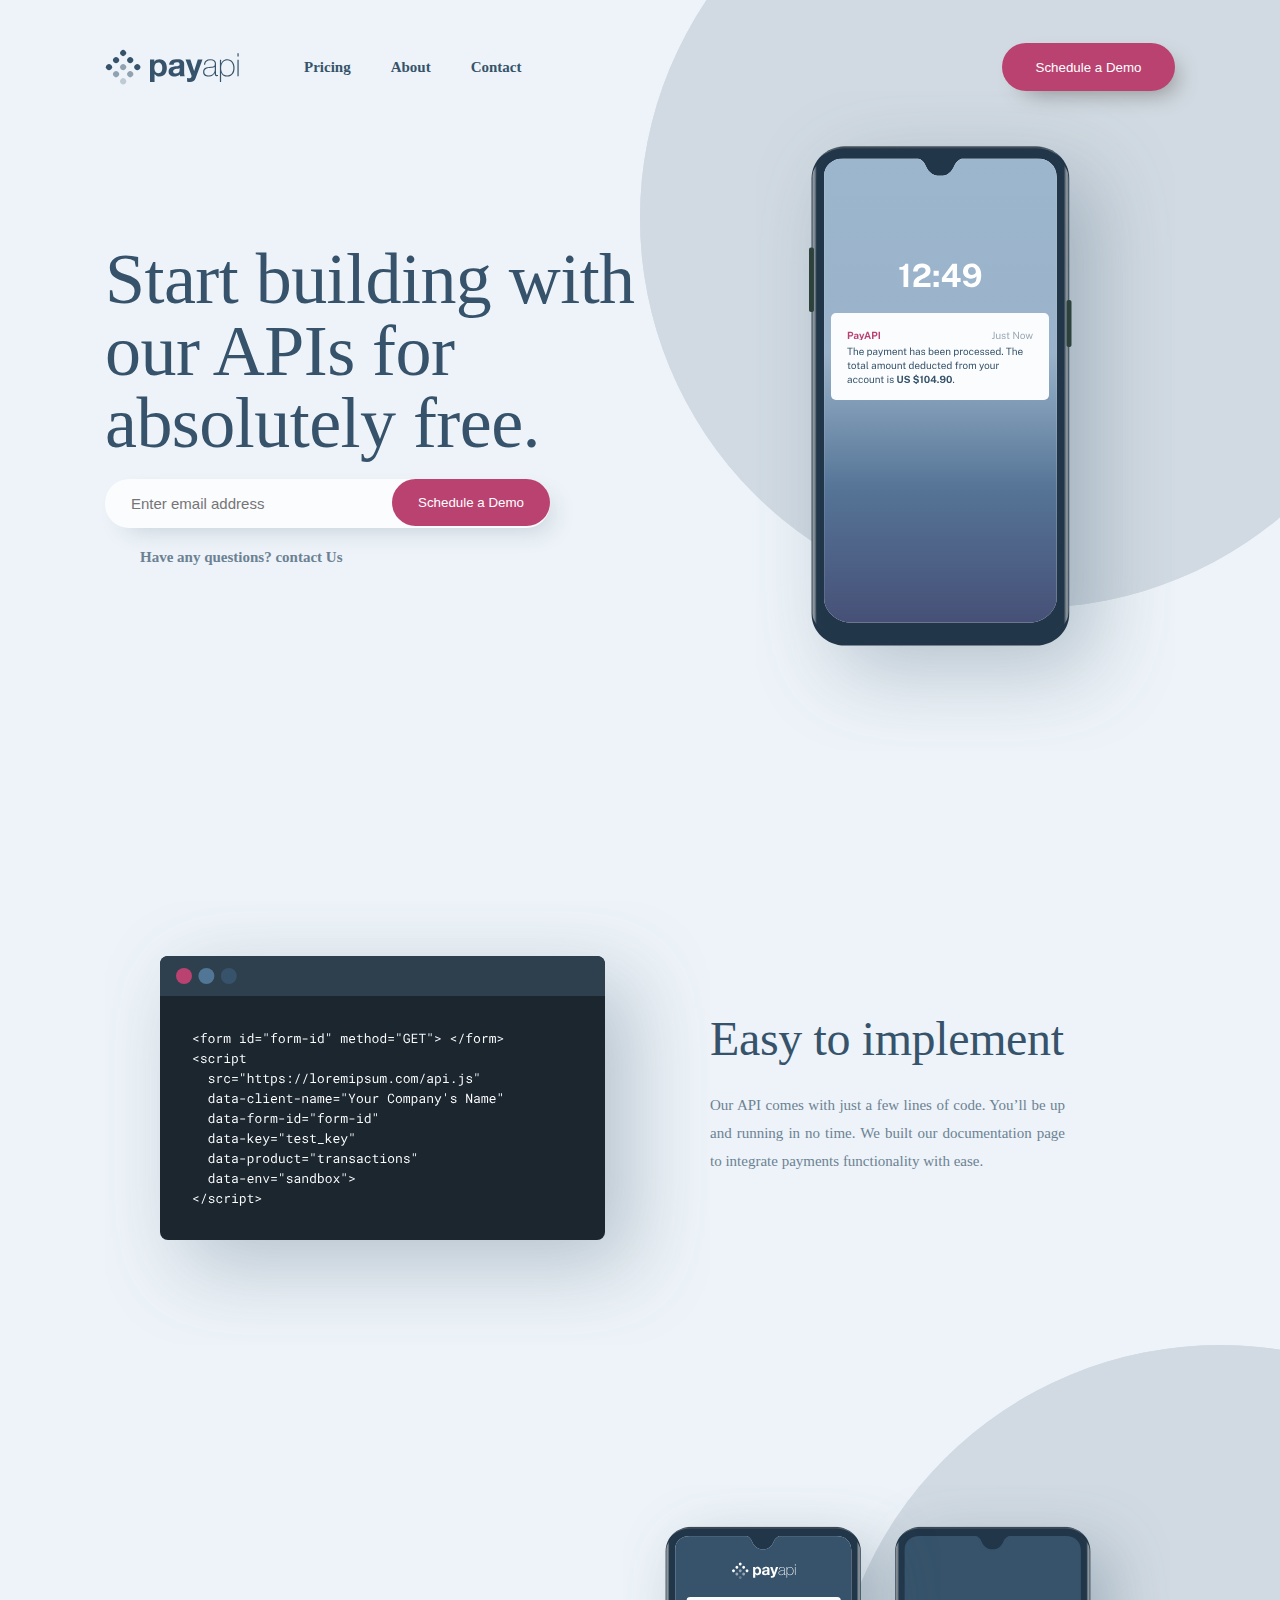
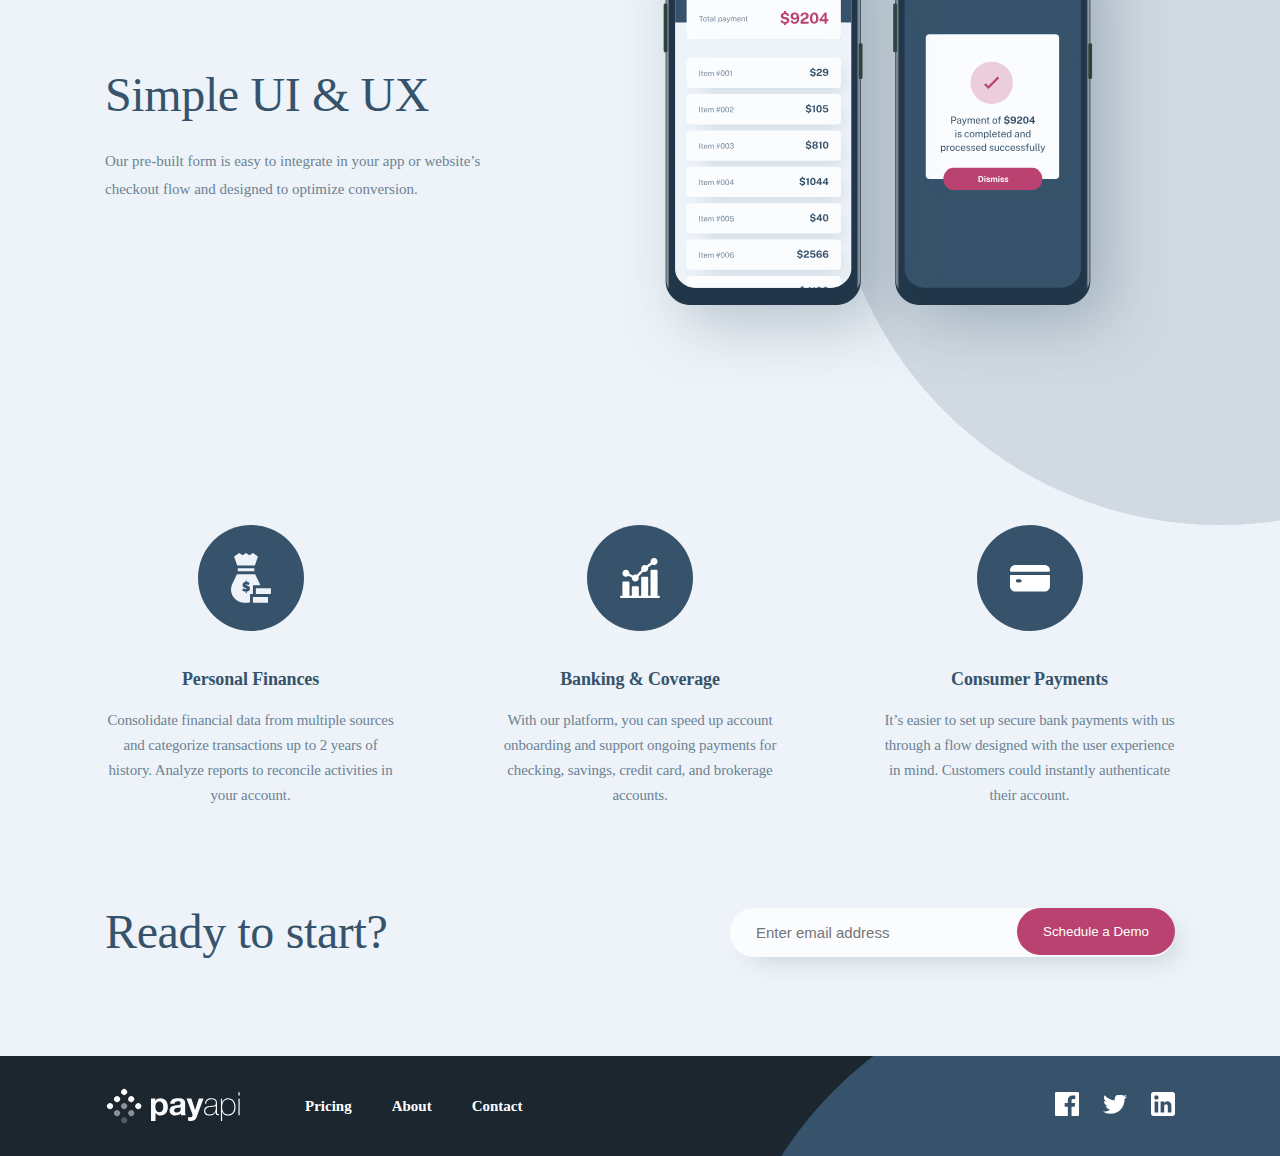
<file: index.html>
<!DOCTYPE html>
<html lang="en">
<head>
    <meta charset="UTF-8">
    <meta name="viewport" content="width=device-width, initial-scale=1.0">
    <link rel="stylesheet" href="/css/main.css">
    <title>Document</title>
</head>
<body>
    <header class="sayt-header">
        <div class="container">
            <div class="contact-header">
                <div class="sayt-logo">
                    <img src="/payaip.img/sayt-logo.svg" alt="logo">
                    <nav class="wrapper-header-link">
                        <a class="header-link" href="/main.html">Pricing</a>
                        <a class="header-link" href="/style.html">About</a>
                        <a class="header-link" href="/Submit.html">Contact</a>
                    </nav>
                </div>
                <button class="header-button">Schedule a Demo</button>
                <button class="header-humburger">
                    <img src="/payaip.img/phone-img-1.svg" alt="img" width="28 " height="17 ">
                </button>
            </div>
        </div>
    </header>
    <main class="wrapper-sayt-main">
        <section class="hero-section">
            <div class="container">
                <div class="contact-section-firth">
                    <div class="section-text">
                        <h2 class="section-titel"> Start building with our APIs for absolutely free.</h2>
                        <form class="wrapper-form" action="https://echo.htmlacademy.ru" method="post">
                            <label class="post-label">
                                <input class="visually-post" type="text" placeholder="Enter email address" >
                                <button class="post-button">Schedule a Demo</button>
                            </label>
                        </form>
                        <p class="wrapper-questons-link">Have any questions? <a class="contact-link" href="#">contact Us</a></p>
                    </div>
                    <img class="hero-img" src="/payaip.img/img-1.svg" alt="img">
                </div>
            </div>
        </section>
        <section class="contact-section-second contact-bg__img">
           <div class="container">
            <div class="wrapper-us">
                <div class="contact-titel">
                    <h2 class="text-who">Who we work with</h2>
                    <p class="wrapper-information">Today, millions of people around the world have successfully connected their accounts to apps they love using our API. We provide developers with the tools they need to create easy and accessible experiences for their users. </p>
                  <a  class="button-us"  href="#">About Us</a>
                </div>
                <img class="img-brand" src="/payaip.img/img-2.svg" alt="imgs">
                <img class="img-brand-phone" src="/payaip.img/img-phone-2.svg" alt="img">
            </div>
           </div> 
        </section>
        <section>
            <div class="container">
                <div class="contact-easy">
                    <img class="easy-img" src="/payaip.img/img-4.svg" alt="img" >
                   <div class="wrapper-right-page">
                    <h2 class="title-easy">Easy to implement</h2>
                    <p class="title-information">Our API comes with just a few lines of code. You’ll be up and running in no time. We built our documentation page to integrate payments functionality with ease.</p>
                   </div>
                </div>
            </div>
        </section>
        <section class="section-simple">
            <div class="container">
                <div class="wrapper-section-fourth">
                    <div class="section-left-page">
                        <h2 class="simple-titel ">Simple UI & UX</h2>
                        <p class="simple-text">Our pre-built form is easy to integrate in your app or website’s checkout flow and designed to optimize conversion. </p>
                    </div>
                   <div>
                    <img class="img-simple" src="/payaip.img/img-5.svg" alt="iphons"  width="556" height="500">
                   </div>
                </div>
            </div>
        </section>
        <section>
            <div class="container">
                <div class="wrapper-page-bank">
                    <ul class="contact-list">
                        <li class="list-titel">
                            <img class="mony-imgs" src="/payaip.img/img-7.svg" alt="img">
                            <h2 class="text-list">Personal Finances</h2>
                            <p class="list-text">Consolidate financial data from multiple sources and categorize transactions up to 2 years of history. Analyze reports to reconcile activities in your account. </p>
                        </li>
                        <li class="list-titel">
                            <img class="mony-imgs" src="/payaip.img/img-8.svg" alt="img">
                            <h2 class="text-list">Banking & Coverage</h2>
                            <p class="list-text">With our platform, you can speed up account onboarding and support ongoing payments for checking, savings, credit card, and brokerage accounts.</p>
                        </li>
                        <li class="list-titel">
                            <img class="mony-imgs" src="/payaip.img/img-9.svg" alt="img">
                            <h2 class="text-list">Consumer Payments</h2>
                            <p class="list-text">It’s easier to set up secure bank payments with us through a flow designed with the user experience in mind. Customers could instantly authenticate their account.</p>
                        </li>
                    </ul>
                </div>
                <div class="wrapper-post-link">
                    <h2 class="post-text">Ready to start?</h2>
                    <form class="wrapper-form" action="https://echo.htmlacademy.ru" method="post">
                        <label class="post-label">
                            <input class="visually-post" type="text" placeholder="Enter email address" >
                            <button class="post-button">Schedule a Demo</button>
                        </label>
                    </form>
                </div>
            </div>
        </section>
    </main>
       <footer class="wrapper-footer">
        <div class="container">
            <div class="contact-footer">
                <div class="sayt-logo">
                    <img src="/payaip.img/Group 21 (1).svg" alt="logo">
                    <nav class="wrapper-footer-link">
                        <a class="footer-link" href="#">Pricing</a>
                        <a class="footer-link" href="#">About</a>
                        <a class="footer-link" href="#">Contact</a>
                    </nav>
                </div>
                <div class="footer-imgs-link">
                    <a class="imgs-footer" href="https://www.facebook.com/" target="_blank">
                        <svg  width="24.000000" height="24.000000" viewBox="0 0 24 24" fill="currentColor" xmlns="http://www.w3.org/2000/svg" xmlns:xlink="http://www.w3.org/1999/xlink">
                            <desc>
                                    Created with Pixso.
                                    
                            </desc>
                            <defs/>
                            <path id="Path" d="M22.67 0L1.32 0C0.59 0 0 0.59 0 1.32L0 22.67C0 23.4 0.59 24 1.32 24L12.82 24L12.82 14.7L9.69 14.7L9.69 11.08L12.82 11.08L12.82 8.41C12.82 5.31 14.71 3.62 17.47 3.62C18.8 3.62 19.94 3.72 20.27 3.76L20.27 7L18.35 7C16.85 7 16.56 7.72 16.56 8.77L16.56 11.08L20.14 11.08L19.68 14.7L16.56 14.7L16.56 24L22.67 24C23.4 24 24 23.4 24 22.67L24 1.32C24 0.59 23.4 0 22.67 0Z" fill="currentColor" fill-opacity="1.000000" fill-rule="nonzero"/>
                        </svg>
                    </a>
                    <a  class="imgs-footer"href="https://twitter.com/?lang=ru">
                        <svg width="24.000000" height="19.000000" viewBox="0 0 24 19" fill="currentColor" xmlns="http://www.w3.org/2000/svg" xmlns:xlink="http://www.w3.org/1999/xlink">
                            <desc>
                                    Created with Pixso.
                            </desc>
                            <defs/>
                            <path id="Path" d="M24 1.55C23.11 1.94 22.16 2.21 21.17 2.33C22.18 1.72 22.97 0.75 23.33 -0.4C22.38 0.17 21.33 0.58 20.2 0.8C19.31 -0.16 18.03 -0.76 16.61 -0.76C13.43 -0.76 11.1 2.21 11.81 5.29C7.72 5.08 4.1 3.12 1.67 0.14C0.38 2.36 1 5.25 3.19 6.72C2.38 6.69 1.62 6.47 0.96 6.1C0.91 8.38 2.54 10.52 4.91 10.99C4.22 11.18 3.46 11.22 2.68 11.08C3.31 13.03 5.13 14.46 7.29 14.5C5.21 16.12 2.61 16.84 0 16.54C2.17 17.93 4.76 18.75 7.54 18.75C16.68 18.75 21.85 11.03 21.54 4.1C22.5 3.41 23.34 2.54 24 1.55Z" fill="currentColor" fill-opacity="1.000000" fill-rule="nonzero"/>
                        </svg>
                    </a>
                    <a  class="imgs-footer"href="https://ru.linkedin.com/" >
                        <svg width="24.000000" height="24.000000" viewBox="0 0 24 24" fill="currentColor" xmlns="http://www.w3.org/2000/svg" xmlns:xlink="http://www.w3.org/1999/xlink">
                            <desc>
                                    Created with Pixso.
                            </desc>
                            <defs/>
                            <path id="Shape" d="M2.3999 0L21.6001 0C22.9199 0 24 1.07996 24 2.40002L24 21.6C24 22.92 22.9199 24 21.6001 24L2.3999 24C1.08008 24 0 22.92 0 21.6L0 2.40002C0 1.07996 1.08008 0 2.3999 0ZM5.3999 7.56006C4.19995 7.56006 3.23999 6.59998 3.23999 5.40002C3.23999 4.19995 4.19995 3.23999 5.3999 3.23999C6.6001 3.23999 7.56006 4.19995 7.56006 5.40002C7.56006 6.59998 6.6001 7.56006 5.3999 7.56006ZM16.8 20.4L20.3999 20.4L20.3999 13.5601C20.3999 11.28 18.48 9.35999 16.2 9.35999C15.1201 9.35999 13.8 10.08 13.2 11.04L13.2 9.59998L9.6001 9.59998L9.6001 20.4L13.2 20.4L13.2 14.04C13.2 13.0801 14.04 12.24 15 12.24C15.96 12.24 16.8 13.0801 16.8 14.04L16.8 20.4ZM3.6001 20.4L7.19995 20.4L7.19995 9.59998L3.6001 9.59998L3.6001 20.4Z" clip-rule="evenodd" fill="currentColor" fill-opacity="1.000000" fill-rule="evenodd"/>
                        </svg>
                    </a>
                </div> 
            </div>
        </div>
    </footer>
</body>
</html>
</file>
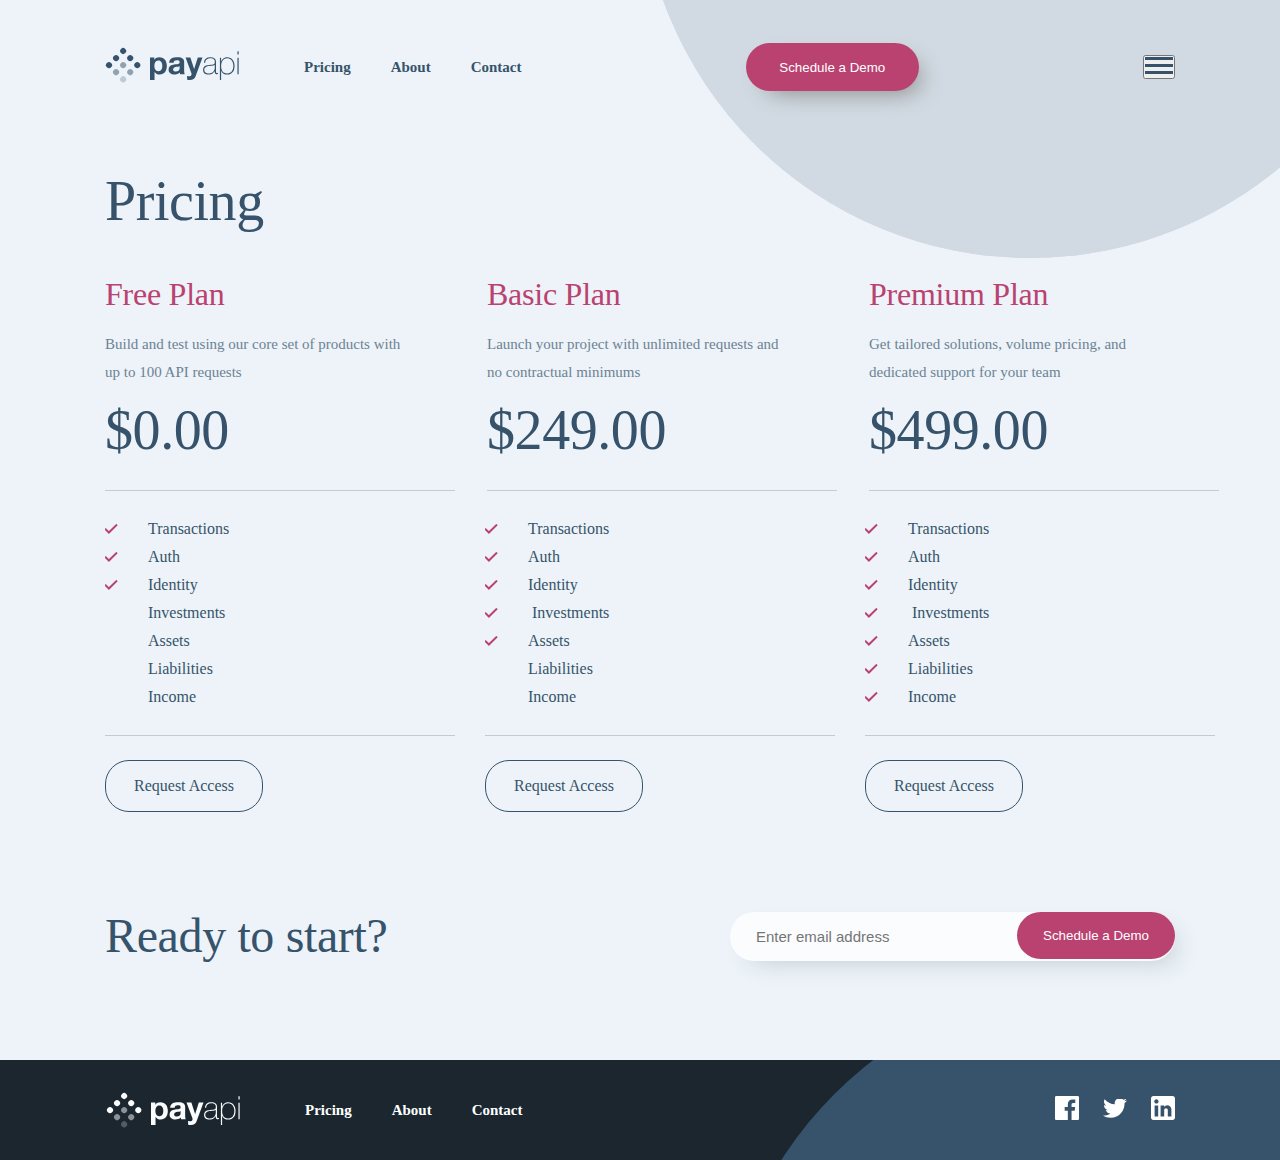
<file: main.html>
<!DOCTYPE html>
<html lang="en">
<head>
    <meta charset="UTF-8">
    <meta name="viewport" content="width=device-width, initial-scale=1.0">
    <link rel="stylesheet" href="/css/stuyl.css">
    <title>Document</title>
</head>
<body>
    <header class="sayt-header">
        <div class="container">
            <div class="contact-header">
                <div class="sayt-logo">
                    <a href="/index.html"><img src="/payaip.img/sayt-logo.svg" alt="logo"></a>
                    <nav class="wrapper-header-link">
                        <a class="header-link" href="/main.html">Pricing</a>
                        <a class="header-link" href="/style.html">About</a>
                        <a class="header-link" href="/Submit.html">Contact</a>
                    </nav>
                </div>
                <button class="header-button">Schedule a Demo</button>
                <button class="header-humburger">
                    <img src="/payaip.img/phone-img-1.svg" alt="img" width="28 " height="17 ">
                </button>
            </div>
            <h1 class="title-pricing">Pricing</h1>
        </div>
    </header>
    <main>
        <section class="contact-page-list">
            <div class="container">
                <div class="wrapper-section-Free">
                    <ul class="contact-page">
                        <li class="wrapper-list">
                            <h2 class="list-free">Free Plan</h2>
                            <p class="contact-build">Build and test using our core set of products with up to 100 API requests </p>
                            <strong>$0.00</strong>
                            <div class="bottom-line"></div>
                        </li>
                        <li class="wrapper-list">
                            <h2 class="list-free">Basic Plan</h2>
                            <p class="contact-build">Launch your project with unlimited requests and no contractual minimums  </p>
                            <strong>$249.00</strong>
                            <div class="bottom-line"></div>
                        </li>
                        <li class="wrapper-list">
                            <h2 class="list-free">Premium Plan</h2>
                            <p class="contact-build">Get tailored solutions, volume pricing, and dedicated support for your team  </p>
                            <strong>$499.00</strong>
                            <div class="bottom-line"></div>
                        </li>
                        
                    </ul>
                </div>
            </div>
        </section>
    <section>
            <div class="container">
                <div class="wrapper-request">
                    <div class="wrapper-page-list">
                        <ul>
                         <li>
                             <img src="/payaip.img/img-15.svg" alt="img"><span class="page-titel">Transactions</span>
                         </li>
                         <li>
                             <img src="/payaip.img/img-15.svg" alt="img"><span class="page-titel">Auth</span>
                         </li>
                         <li>
                             <img src="/payaip.img/img-15.svg" alt="img"><span class="page-titel">Identity</span>
                         </li>
                         <li>
                             <span class="page-next">Investments</span>
                         </li>
                         <li>
                             <span class="page-next">Assets</span>
                         </li>
                         <li>
                             <span class="page-next">Liabilities</span>
                         </li>
                         <li>
                             <span class="page-next">Income</span>
                         </li>
                         
                         <div class="bottom-line"></div>
                         <a class="page-link" href="#">Request Access</a>
                        </ul>
                        <ul>
                         <li>
                             <img src="/payaip.img/img-15.svg" alt="img"><span class="page-titel">Transactions</span>
                         </li>
                         <li>
                             <img src="/payaip.img/img-15.svg" alt="img"><span class="page-titel">Auth</span>
                         </li>
                         <li>
                             <img src="/payaip.img/img-15.svg" alt="img"><span class="page-titel">Identity</span>
                         </li>
                         <li>
                            <img src="/payaip.img/img-15.svg" alt="img"> <span class="page-titel">Investments</span>
                         </li>
                         <li>
                            <img src="/payaip.img/img-15.svg" alt="img"><span class="page-titel">Assets</span>
                         </li>
                         <li>
                             <span class="page-next">Liabilities</span>
                         </li>
                         <li>
                             <span class="page-next">Income</span>
                         </li>
                         
                         <div class="bottom-line"></div>
                         <a class="page-link" href="#">Request Access</a>
                        </ul>
                        <ul>
                         <li>
                             <img src="/payaip.img/img-15.svg" alt="img"><span class="page-titel">Transactions</span>
                         </li>
                         <li>
                             <img src="/payaip.img/img-15.svg" alt="img"><span class="page-titel">Auth</span>
                         </li>
                         <li>
                             <img src="/payaip.img/img-15.svg" alt="img"><span class="page-titel">Identity</span>
                         </li>
                         <li>
                             <img src="/payaip.img/img-15.svg" alt="img"> <span class="page-titel">Investments</span>
                         </li>
                         <li>
                              <img src="/payaip.img/img-15.svg" alt="img"><span class="page-titel">Assets</span>
                         </li>
                         <li>
                              <img src="/payaip.img/img-15.svg" alt="img"><span class="page-titel">Liabilities</span>
                         </li>
                         <li>
                              <img src="/payaip.img/img-15.svg" alt="img"><span class="page-titel">Income</span>
                         </li>
                         
                         <div class="bottom-line"></div>
                         <a class="page-link" href="#">Request Access</a>
                        </ul>
                  
                    </div>
                </div>
            </div>
        </section> 
        <section class="wrapper-rady">
            <div class="container">
                <div class="wrapper-post-link">
                    <h2 class="post-text">Ready to start?</h2>
                    <form class="wrapper-form" action="https://echo.htmlacademy.ru" method="post">
                        <label class="post-label">
                            <input class="visually-post" type="text" placeholder="Enter email address" >
                            <button class="post-button">Schedule a Demo</button>
                        </label>
                    </form>
                </div>
            </div>
        </section>
    </main>
    <footer class="wrapper-footer">
        <div class="container">
            <div class="contact-footer">
                <div class="sayt-logo">
                    <img src="/payaip.img/Group 21 (1).svg" alt="logo">
                    <nav class="wrapper-footer-link">
                        <a class="footer-link" href="/main.html">Pricing</a>
                        <a class="footer-link" href="#">About</a>
                        <a class="footer-link" href="#">Contact</a>
                    </nav>
                </div>
                <div class="footer-imgs-link">
                    <a class="imgs-footer" href="#">
                        <svg  width="24.000000" height="24.000000" viewBox="0 0 24 24" fill="currentColor" xmlns="http://www.w3.org/2000/svg" xmlns:xlink="http://www.w3.org/1999/xlink">
                            <desc>
                                    Created with Pixso.
                            </desc>
                            <defs/>
                            <path id="Path" d="M22.67 0L1.32 0C0.59 0 0 0.59 0 1.32L0 22.67C0 23.4 0.59 24 1.32 24L12.82 24L12.82 14.7L9.69 14.7L9.69 11.08L12.82 11.08L12.82 8.41C12.82 5.31 14.71 3.62 17.47 3.62C18.8 3.62 19.94 3.72 20.27 3.76L20.27 7L18.35 7C16.85 7 16.56 7.72 16.56 8.77L16.56 11.08L20.14 11.08L19.68 14.7L16.56 14.7L16.56 24L22.67 24C23.4 24 24 23.4 24 22.67L24 1.32C24 0.59 23.4 0 22.67 0Z" fill="currentColor" fill-opacity="1.000000" fill-rule="nonzero"/>
                        </svg>
                    </a>
                    <a  class="imgs-footer"href="#">
                        <svg width="24.000000" height="19.000000" viewBox="0 0 24 19" fill="currentColor" xmlns="http://www.w3.org/2000/svg" xmlns:xlink="http://www.w3.org/1999/xlink">
                            <desc>
                                    Created with Pixso.
                            </desc>
                            <defs/>
                            <path id="Path" d="M24 1.55C23.11 1.94 22.16 2.21 21.17 2.33C22.18 1.72 22.97 0.75 23.33 -0.4C22.38 0.17 21.33 0.58 20.2 0.8C19.31 -0.16 18.03 -0.76 16.61 -0.76C13.43 -0.76 11.1 2.21 11.81 5.29C7.72 5.08 4.1 3.12 1.67 0.14C0.38 2.36 1 5.25 3.19 6.72C2.38 6.69 1.62 6.47 0.96 6.1C0.91 8.38 2.54 10.52 4.91 10.99C4.22 11.18 3.46 11.22 2.68 11.08C3.31 13.03 5.13 14.46 7.29 14.5C5.21 16.12 2.61 16.84 0 16.54C2.17 17.93 4.76 18.75 7.54 18.75C16.68 18.75 21.85 11.03 21.54 4.1C22.5 3.41 23.34 2.54 24 1.55Z" fill="currentColor" fill-opacity="1.000000" fill-rule="nonzero"/>
                        </svg>
                    </a>
                    <a  class="imgs-footer"href="#">
                        <svg width="24.000000" height="24.000000" viewBox="0 0 24 24" fill="currentColor" xmlns="http://www.w3.org/2000/svg" xmlns:xlink="http://www.w3.org/1999/xlink">
                            <desc>
                                    Created with Pixso.
                            </desc>
                            <defs/>
                            <path id="Shape" d="M2.3999 0L21.6001 0C22.9199 0 24 1.07996 24 2.40002L24 21.6C24 22.92 22.9199 24 21.6001 24L2.3999 24C1.08008 24 0 22.92 0 21.6L0 2.40002C0 1.07996 1.08008 0 2.3999 0ZM5.3999 7.56006C4.19995 7.56006 3.23999 6.59998 3.23999 5.40002C3.23999 4.19995 4.19995 3.23999 5.3999 3.23999C6.6001 3.23999 7.56006 4.19995 7.56006 5.40002C7.56006 6.59998 6.6001 7.56006 5.3999 7.56006ZM16.8 20.4L20.3999 20.4L20.3999 13.5601C20.3999 11.28 18.48 9.35999 16.2 9.35999C15.1201 9.35999 13.8 10.08 13.2 11.04L13.2 9.59998L9.6001 9.59998L9.6001 20.4L13.2 20.4L13.2 14.04C13.2 13.0801 14.04 12.24 15 12.24C15.96 12.24 16.8 13.0801 16.8 14.04L16.8 20.4ZM3.6001 20.4L7.19995 20.4L7.19995 9.59998L3.6001 9.59998L3.6001 20.4Z" clip-rule="evenodd" fill="currentColor" fill-opacity="1.000000" fill-rule="evenodd"/>
                        </svg>
                    </a>
                </div> 
            </div>
        </div>
    </footer>
</body>
</html>
</file>
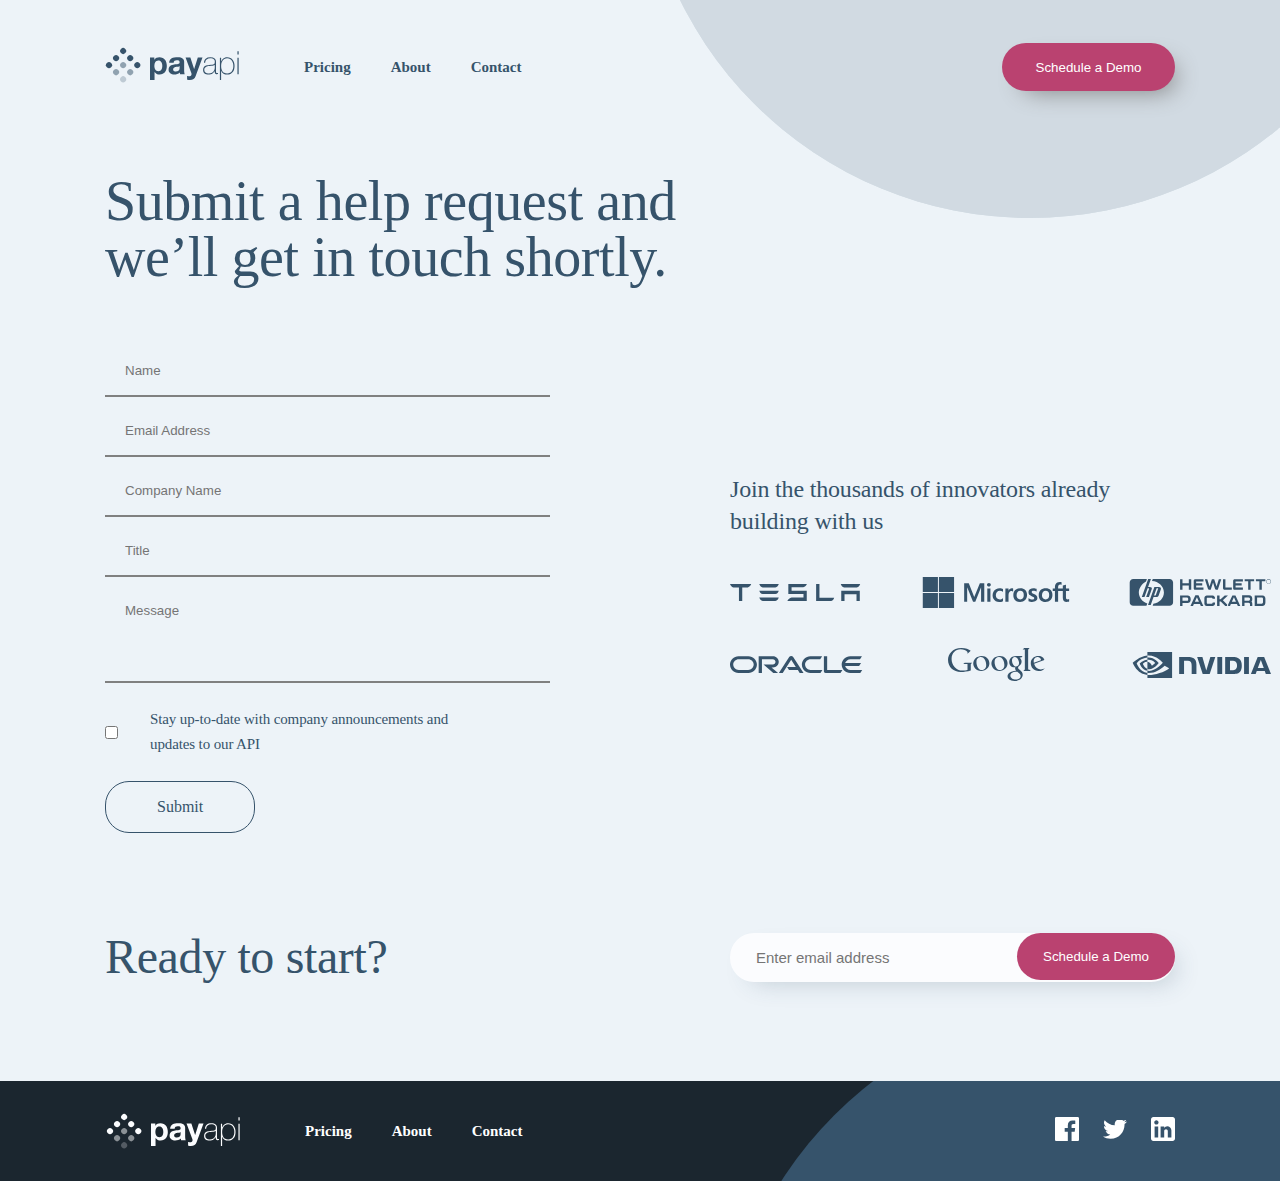
<file: Submit.html>
<!DOCTYPE html>
<html lang="en">
<head>
    <meta charset="UTF-8">
    <meta name="viewport" content="width=device-width, initial-scale=1.0">
    <link rel="stylesheet" href="/css/Submit.css">
    <title>Document</title>
</head>
<body>
    <header class="sayt-header">
        <div class="container">
            <div class="contact-header">
                <div class="sayt-logo">
                    <a href="/index.html"><img src="/payaip.img/sayt-logo.svg" alt="logo"></a>
                    <nav class="wrapper-header-link">
                        <a class="header-link" href="/main.html">Pricing</a>
                        <a class="header-link" href="/style.html">About</a>
                        <a class="header-link" href="/Submit.html">Contact</a>
                    </nav>
                </div>
                <button class="header-button">Schedule a Demo</button>
            </div>
            <div class="title-submit">
                <h1 class="title-pricing">Submit a help request and we’ll get in touch shortly.</h1>
            </div>
        </div>
    </header>
    <main>
        <section>
            <div class="container">
                <div class="wrapper-page-sunmit">
                    <div class="page-left">
                        <form action="https://echo.htmlacademy.ru" method="post">
                            <label class="page-submit">
                                <input class="page-input" type="text" placeholder="Name" >
                            </label>
                            <label class="page-submit">
                                <input class="page-input" type="text" placeholder="Email Address" >
                            </label>
                            <label class="page-submit">
                                <input class="page-input" type="text" placeholder="Company Name" >
                        </label>
                        <label class="page-submit">
                            <input class="page-input" type="text" placeholder="Title" >
                        </label>
                        <label class="page-submit">
                            <input class="page-text" type="text" placeholder="Message" >
                        </label>
                        <form action="https://echo.htmlacademy.ru">
                            <label class="page-checkbox" >
                                <input class="list-input" type="checkbox" >
                                <p class="titel-checkbox">Stay up-to-date with company announcements and updates to our API</p>
                            </label>
                            <a class="page-link" href="https://echo.htmlacademy.ru">Submit</a>
                        </form>
                    </form>
                    </div>
                    <div class="page-right">
                        <h2 class="titel-right">Join the thousands of innovators already building with us</h2>
                        <img src="/payaip.img/img-18.svg" alt="img">
                    </div>
                </div>
            </div>
        </section>
        <section class="wrapper-rady">
            <div class="container">
                <div class="wrapper-post-link">
                    <h2 class="post-text">Ready to start?</h2>
                    <form class="wrapper-form" action="https://echo.htmlacademy.ru" method="post">
                        <label class="post-label">
                            <input class="visually-post" type="text" placeholder="Enter email address" >
                            <button class="post-button">Schedule a Demo</button>
                        </label>
                    </form>
                </div>
            </div>
        </section>
    </main>
    <footer class="wrapper-footer">
        <div class="container">
            <div class="contact-footer">
                <div class="sayt-logo">
                    <img src="/payaip.img/Group 21 (1).svg" alt="logo">
                    <nav class="wrapper-footer-link">
                        <a class="footer-link" href="/main.html">Pricing</a>
                        <a class="footer-link" href="#">About</a>
                        <a class="footer-link" href="#">Contact</a>
                    </nav>
                </div>
                <div class="footer-imgs-link">
                    <a class="imgs-footer" href="#">
                        <svg  width="24.000000" height="24.000000" viewBox="0 0 24 24" fill="currentColor" xmlns="http://www.w3.org/2000/svg" xmlns:xlink="http://www.w3.org/1999/xlink">
                            <desc>
                                    Created with Pixso.
                            </desc>
                            <defs/>
                            <path id="Path" d="M22.67 0L1.32 0C0.59 0 0 0.59 0 1.32L0 22.67C0 23.4 0.59 24 1.32 24L12.82 24L12.82 14.7L9.69 14.7L9.69 11.08L12.82 11.08L12.82 8.41C12.82 5.31 14.71 3.62 17.47 3.62C18.8 3.62 19.94 3.72 20.27 3.76L20.27 7L18.35 7C16.85 7 16.56 7.72 16.56 8.77L16.56 11.08L20.14 11.08L19.68 14.7L16.56 14.7L16.56 24L22.67 24C23.4 24 24 23.4 24 22.67L24 1.32C24 0.59 23.4 0 22.67 0Z" fill="currentColor" fill-opacity="1.000000" fill-rule="nonzero"/>
                        </svg>
                    </a>
                    <a  class="imgs-footer"href="#">
                        <svg width="24.000000" height="19.000000" viewBox="0 0 24 19" fill="currentColor" xmlns="http://www.w3.org/2000/svg" xmlns:xlink="http://www.w3.org/1999/xlink">
                            <desc>
                                    Created with Pixso.
                            </desc>
                            <defs/>
                            <path id="Path" d="M24 1.55C23.11 1.94 22.16 2.21 21.17 2.33C22.18 1.72 22.97 0.75 23.33 -0.4C22.38 0.17 21.33 0.58 20.2 0.8C19.31 -0.16 18.03 -0.76 16.61 -0.76C13.43 -0.76 11.1 2.21 11.81 5.29C7.72 5.08 4.1 3.12 1.67 0.14C0.38 2.36 1 5.25 3.19 6.72C2.38 6.69 1.62 6.47 0.96 6.1C0.91 8.38 2.54 10.52 4.91 10.99C4.22 11.18 3.46 11.22 2.68 11.08C3.31 13.03 5.13 14.46 7.29 14.5C5.21 16.12 2.61 16.84 0 16.54C2.17 17.93 4.76 18.75 7.54 18.75C16.68 18.75 21.85 11.03 21.54 4.1C22.5 3.41 23.34 2.54 24 1.55Z" fill="currentColor" fill-opacity="1.000000" fill-rule="nonzero"/>
                        </svg>
                    </a>
                    <a  class="imgs-footer"href="#">
                        <svg width="24.000000" height="24.000000" viewBox="0 0 24 24" fill="currentColor" xmlns="http://www.w3.org/2000/svg" xmlns:xlink="http://www.w3.org/1999/xlink">
                            <desc>
                                    Created with Pixso.
                            </desc>
                            <defs/>
                            <path id="Shape" d="M2.3999 0L21.6001 0C22.9199 0 24 1.07996 24 2.40002L24 21.6C24 22.92 22.9199 24 21.6001 24L2.3999 24C1.08008 24 0 22.92 0 21.6L0 2.40002C0 1.07996 1.08008 0 2.3999 0ZM5.3999 7.56006C4.19995 7.56006 3.23999 6.59998 3.23999 5.40002C3.23999 4.19995 4.19995 3.23999 5.3999 3.23999C6.6001 3.23999 7.56006 4.19995 7.56006 5.40002C7.56006 6.59998 6.6001 7.56006 5.3999 7.56006ZM16.8 20.4L20.3999 20.4L20.3999 13.5601C20.3999 11.28 18.48 9.35999 16.2 9.35999C15.1201 9.35999 13.8 10.08 13.2 11.04L13.2 9.59998L9.6001 9.59998L9.6001 20.4L13.2 20.4L13.2 14.04C13.2 13.0801 14.04 12.24 15 12.24C15.96 12.24 16.8 13.0801 16.8 14.04L16.8 20.4ZM3.6001 20.4L7.19995 20.4L7.19995 9.59998L3.6001 9.59998L3.6001 20.4Z" clip-rule="evenodd" fill="currentColor" fill-opacity="1.000000" fill-rule="evenodd"/>
                        </svg>
                    </a>
                </div> 
            </div>
        </div>
    </footer>
</body>
</html>
</file>
<file: css/main.css>
*{margin:0;padding:0;box-sizing:border-box;list-style:none;cursor:pointer}body{background-color:#edf3f8;background-image:url(/payaip.img/header-img.svg);background-repeat:no-repeat;background-position:top right}.container{max-width:1110px;margin:0 auto;padding:0 20px}.sayt-header{padding-top:43px}.contact-header{display:flex;justify-content:space-between;align-items:center}.sayt-logo{display:flex;align-items:center;gap:65px}.wrapper-header-link{display:flex;gap:40px}.header-link{color:#36536b;font-size:15px;font-weight:700;line-height:18px;letter-spacing:0px;text-decoration:none}.header-button{width:173px;height:48px;border:none;border-radius:24px;color:#fff;box-shadow:10px 10px 25px -10px gray;background:#ba4270}.header-button:hover{text-decoration:none;top:0;padding:16px 19px;border:none;border-radius:24px;color:#ba4270;background:#fff;margin-left:103px}.wrapper-sayt-main{padding-bottom:96px}.contact-section-firth{display:flex;justify-content:space-between}.section-text{width:546px;height:345px;margin-top:152px}.section-titel{color:#36536b;font-family:DM Serif Display;font-size:72px;font-weight:400;line-height:72px;letter-spacing:-0.55px;padding-bottom:20px}.wrapper-questons-link{text-decoration:none;padding-left:35px;padding-top:20px;color:#6c8294;font-family:Public Sans;font-size:15px;font-weight:700;line-height:18px;letter-spacing:0px;text-align:left}.contact-link{text-decoration:none;color:#6c8294}.contact-section-second{height:422px;background-image:url(/payaip.img/img-3.svg);background-repeat:no-repeat;background-position:left;background-color:#1b262f}.wrapper-us{display:flex;justify-content:space-between}.contact-titel{width:445px;padding-top:100px}.text-who{color:#fbfcfe;font-family:DM Serif Display;font-size:48px;font-weight:400;line-height:56px;letter-spacing:-0.37px}.wrapper-information{color:#fbfcfe;font-family:Public Sans;font-size:15px;font-weight:400;line-height:28px;letter-spacing:0px;margin-bottom:32px}.button-us{text-decoration:none;border-radius:24px;font-size:15px;color:#fff;border:2px solid #fff;padding:16px 32px}.img-brand{padding-top:180px}.img-brand-phone{background-color:rgba(0,0,0,0);border:none;display:none}.contact-bg__img{background-color:rgba(0,0,0,0);border:none;display:none}.contact-easy{display:flex;margin:0 auto;padding-top:150px}.title-easy{color:#36536b;padding-bottom:24px;font-size:48px;font-weight:400;line-height:56px;letter-spacing:-0.37px}.title-information{color:#6c8294;text-align:justify;font-size:15px;font-weight:400;line-height:28px;letter-spacing:0px}.wrapper-right-page{width:355px;padding-top:110px}.section-simple{height:780px;background-image:url(/payaip.img/img-6.svg);background-position:right -330px top;background-repeat:no-repeat}.wrapper-section-fourth{display:flex;padding-top:140px;justify-content:space-between}.section-left-page{width:383px;padding-top:182px}.simple-titel{color:#36536b;padding-bottom:24px;font-size:48px;font-weight:400;line-height:56px;letter-spacing:-0.37px}.simple-text{color:#6c8294;font-family:Public Sans;font-size:15px;font-weight:400;line-height:28px;letter-spacing:0px}.wrapper-page-bank{padding-bottom:96px}.contact-list{display:flex;justify-content:space-between;text-align:center}.list-titel{width:291px}.text-list{padding-top:32px;color:#36536b;font-family:Public Sans;font-size:18px;font-weight:700;line-height:25px;letter-spacing:-0.14px}.list-text{padding-top:16px;color:#6c8294;font-family:Public Sans;font-size:15px;font-weight:400;line-height:25px;letter-spacing:-0.12px}.wrapper-post-link{display:flex;justify-content:space-between;align-items:center}.post-text{color:#36536b;font-family:DM Serif Display;font-size:48px;font-weight:400;line-height:56px;letter-spacing:-0.37px}.post-label{width:445px;position:relative}.visually-post{width:445px;padding:16px 26px;font-size:15px;border-radius:24px;border:none;box-shadow:10px 10px 25px -10px rgba(54,83,107,.25);background:#fbfcfe}.post-button{position:absolute;right:0;padding:16px 26px;border-radius:24px;border:none;color:#fff;background:#ba4270}.post-button:hover{text-decoration:none;padding:16px 19px;border:none;border-radius:24px;color:#ba4270;background:#fff}.wrapper-footer{height:100px;background-color:#1b262f;background-image:url(/payaip.img/img-11.svg);background-repeat:no-repeat;background-position:right -220px bottom -600px}.contact-footer{display:flex;justify-content:space-between;align-items:center;padding-top:31px}.sayt-logo{display:flex;align-items:center;gap:65px}.wrapper-footer-link{display:flex;gap:40px}.footer-link{color:#fff;font-size:15px;font-weight:700;line-height:18px;letter-spacing:0px;text-decoration:none}.imgs-footer{transition:all .3s;color:#fff}.imgs-footer:hover{color:#da6d97}.footer-imgs-link{display:flex;align-items:center;justify-content:space-between;gap:24px}.header-humburger{background-color:rgba(0,0,0,0);border:none;display:none}@media(max-width: 768px){.contact-header{display:flex;justify-content:space-around;align-items:center}body{background-color:#edf3f8;background-image:url(/payaip.img/img-laptop.png);background-repeat:no-repeat;background-position:top center}.contact-section-firth{flex-direction:column-reverse}.wrapper-sayt-main{padding-bottom:96px}.section-text{max-width:573px;height:225px;margin:0 auto;margin-top:48px;text-align:center}.hero-img{width:260px;height:300px;margin:0 auto}.section-titel{width:573px;color:#36536b;font-family:DM Serif Display;font-size:48px;font-weight:400;line-height:56px;letter-spacing:-0.37px}.wrapper-questons-link{text-decoration:none;text-align:center;padding-top:20px;color:#6c8294;font-family:Public Sans;font-size:15px;font-weight:700;line-height:18px;letter-spacing:0px}.contact-section-second{height:665px;background-image:url(/payaip.img/img-secon-section.png);background-repeat:no-repeat;background-position:top left;background-color:#1b262f}.wrapper-us{flex-direction:column-reverse;padding-bottom:99px}.img-brand{max-width:536px;margin:0 auto;padding-top:88px}.contact-titel{margin:0 auto;max-width:457px;padding-top:64px}.wrapper-information{width:456px;text-align:center;color:#fbfcfe;font-size:15px;font-weight:400;line-height:28px;letter-spacing:0px;margin-bottom:32px}.text-who{padding-bottom:24px;text-align:center;color:#fbfcfe;font-family:DM Serif Display;font-size:48px;font-weight:400;line-height:56px;letter-spacing:-0.37px}.button-us{display:inline-block;text-decoration:none;border-radius:24px;font-size:15px;color:#fff;border:2px solid #fff;padding:16px 32px}.contact-easy{flex-direction:column;margin:0 auto;padding-top:100px}.easy-img{width:391px;margin:0 auto}.wrapper-right-page{width:573px;margin:0 auto;text-align:center;padding-top:48px}.title-information{color:#6c8294;text-align:center;font-size:15px;font-weight:400;line-height:28px;letter-spacing:0px}.wrapper-section-fourth{flex-direction:column-reverse;padding-top:100px}.section-left-page{margin:0 auto;text-align:center;width:573px;padding-top:48px}.img-simple{width:363px;height:320px;margin-left:203px}.section-simple{height:780px;background-image:url(/payaip.img/img-6.svg);background-position:right 9000px top;background-repeat:no-repeat}.list-titel{width:223px}.mony-imgs{width:88px;height:88px}.wrapper-page-bank{padding-bottom:96px}.wrapper-post-link{flex-direction:column;justify-content:space-between;align-items:center}.post-text{padding-bottom:40px;color:#36536b;font-family:DM Serif Display;font-size:48px;font-weight:400;line-height:56px;letter-spacing:-0.37px}.wrapper-footer{height:100px;background-color:#1b262f;background-image:url(/payaip.img/img-11.svg);background-repeat:no-repeat;background-position:right -325px bottom -600px}}@media(max-width: 661px){body{background-color:#edf3f8;background-image:url(/payaip.img/img-phone.png);background-position:center top -50px;background-size:100%}.contact-header{display:flex;justify-content:space-between;align-items:center}.wrapper-header-link,.header-button{display:none}.header-humburger{display:block}.contact-section-firth{flex-direction:column-reverse}.wrapper-sayt-main{padding-bottom:96px}.section-text{max-width:327px;height:285px;margin-top:0px;text-align:center}.hero-img{width:150px;height:233px;margin:0 auto;margin-bottom:24px}.visually-post{max-width:327px;padding:16px 26px;font-size:15px;border-radius:24px;border:none;box-shadow:10px 10px 25px -10px rgba(54,83,107,.25);background:#fbfcfe}.post-label{padding-top:32px;position:static;width:100%}.post-button{position:relative;margin-top:16px;width:100%}.section-titel{max-width:327px;margin:0 auto;color:#36536b;font-family:DM Serif Display;font-size:32px;font-weight:400;line-height:36px;letter-spacing:-0.25px}.wrapper-questons-link{text-decoration:none;padding-top:20px;color:#6c8294;font-family:Public Sans;font-size:15px;font-weight:700;line-height:18px;letter-spacing:0px}.contact-section-second{height:740px;background-image:url(/payaip.img/img-secon-section.png);background-repeat:no-repeat;background-position:top left;background-color:#1b262f}.contact-bg__img{display:block;background-image:url(/payaip.img/img-phone3.svg);background-position:top left;background-repeat:no-repeat}.wrapper-us{flex-direction:column-reverse;margin-bottom:80px}.img-brand-phone{display:block;margin-top:130px}.img-brand{width:240px;height:154px;display:none}.contact-titel{margin:0 auto;max-width:327px;padding-top:64px}.wrapper-information{width:327px;text-align:center;color:#fbfcfe;font-size:15px;font-weight:400;line-height:28px;letter-spacing:0px;margin-top:16px}.text-who{color:#fbfcfe;font-family:DM Serif Display;font-size:32px;font-weight:400;line-height:36px;letter-spacing:-0.25px;text-align:center}.button-us{width:128px;height:48px;display:inline-block;margin-left:100px;text-decoration:none;border-radius:24px;font-size:15px;color:#fff;border:2px solid #fff;padding:14px 32px}.contact-easy{flex-direction:column;margin:0 auto;padding-top:100px}.easy-img{width:328px;margin:0 auto}.wrapper-right-page{max-width:328px;margin:0 auto;text-align:center;padding-top:48px}.title-information{color:#6c8294;font-family:Public Sans;font-size:15px;font-weight:400;line-height:28px;letter-spacing:0px;text-align:center}.title-easy{color:#36536b;font-family:DM Serif Display;font-size:36px;font-weight:400;line-height:36px;letter-spacing:-0.28px;text-align:center}.wrapper-section-fourth{flex-direction:column-reverse;padding-top:100px}.section-left-page{margin:0 auto;text-align:center;width:328px;padding-top:48px}.img-simple{width:328px;height:290px;margin-left:18px}.section-simple{height:780px;background-image:url(/payaip.img/img-6.svg);background-position:right 9000px top;background-repeat:no-repeat}.simple-titel{color:#36536b;font-family:DM Serif Display;font-size:36px;font-weight:400;line-height:36px;letter-spacing:-0.28px;text-align:center}.simple-text{color:#6c8294;font-family:Public Sans;font-size:15px;font-weight:400;line-height:28px;letter-spacing:0px;text-align:center}.list-titel{width:223px;margin-bottom:48px}.contact-list{max-width:244px;margin:0 auto;flex-direction:column}.mony-imgs{width:88px;height:88px}.wrapper-page-bank{padding-bottom:50px}.post-text{padding-bottom:40px;color:#36536b;font-family:DM Serif Display;font-size:48px;font-weight:400;line-height:56px;letter-spacing:-0.37px}.wrapper-footer{height:353px;background-color:#1b262f;background-image:url(/payaip.img/img-11.svg);background-repeat:no-repeat;background-position:right -230px bottom -598px}.contact-footer,.sayt-logo{display:block}.footer-imgs-link{display:flex;align-items:center;justify-content:space-evenly;margin-top:39px}.wrapper-footer-link{flex-direction:column;padding-top:43px;gap:31px}.sayt-logo{display:block;text-align:center}}/*# sourceMappingURL=main.css.map */
</file>
<file: css/stuyl.css>
*{margin:0;padding:0;box-sizing:border-box;list-style:none;cursor:pointer}body{background-color:#edf3f8;background-image:url(/payaip.img/header-img.svg);background-repeat:no-repeat;background-position:top -350px right}.container{width:1110px;margin:0 auto;padding:0 20px}.sayt-header{padding-top:43px}.contact-header{display:flex;justify-content:space-between;align-items:center}.sayt-logo{display:flex;align-items:center;gap:65px}.wrapper-header-link{display:flex;gap:40px}.header-link{color:#36536b;font-size:15px;font-weight:700;line-height:18px;letter-spacing:0px;text-decoration:none}.header-button{width:173px;height:48px;border:none;border-radius:24px;color:#fff;box-shadow:10px 10px 25px -10px gray;background:#ba4270}.header-button:hover{text-decoration:none;top:0;padding:16px 19px;border:none;border-radius:24px;color:#ba4270;background:#fff;margin-left:103px}.title-pricing{padding-top:82px;color:#36536b;font-family:DM Serif Display;font-size:56px;font-weight:400;line-height:56px;letter-spacing:-0.43px}.contact-page-list{padding-top:45px}.bottom-line{margin-top:24px;background:#36536b;opacity:.25;width:350px;height:1px;left:165px;right:-165px;top:514px;bottom:-149px}.contact-page{display:flex;justify-content:space-between}.wrapper-list{width:306px}.list-free{color:#ba4270;font-size:32px;font-weight:400;line-height:40px;letter-spacing:-0.25px;padding-bottom:16px}.contact-build{color:#6c8294;font-size:15px;font-weight:400;line-height:28px;letter-spacing:0px;padding-bottom:8px}strong{color:#36536b;font-size:56px;font-weight:400;line-height:72px;letter-spacing:-0.43px}.wrapper-request{padding-top:24px}.wrapper-page-list{display:flex;gap:30px}.page-titel{color:#36536b;font-family:Public Sans;font-size:16px;font-weight:400;line-height:28px;letter-spacing:0px;padding-left:30px;padding-bottom:8px}.page-next{padding-bottom:8px;font-size:16px;font-weight:400;line-height:28px;letter-spacing:0px;padding-left:43px;color:#36536b}.page-link{display:inline-block;margin-top:24px;text-decoration:none;color:#36536b;border:1px solid #36536b;border-radius:24px;padding:16px 28px}.page-link:hover{display:inline-block;margin-top:24px;text-decoration:none;color:#fff;background-color:#36536b;border-radius:24px;padding:16px 28px}.wrapper-rady{margin-top:96px}.wrapper-post-link{display:flex;justify-content:space-between;align-items:center}.post-text{color:#36536b;font-family:DM Serif Display;font-size:48px;font-weight:400;line-height:56px;letter-spacing:-0.37px}.post-label{width:445px;position:relative}.visually-post{width:445px;padding:16px 26px;font-size:15px;border-radius:24px;border:none;box-shadow:10px 10px 25px -10px rgba(54,83,107,.25);background:#fbfcfe}.post-button{position:absolute;right:0;padding:16px 26px;border-radius:24px;border:none;color:#fff;background:#ba4270}.post-button:hover{text-decoration:none;padding:16px 19px;border:none;border-radius:24px;color:#ba4270;background:#fff}.wrapper-footer{margin-top:96px;height:100px;background-color:#1b262f;background-image:url(/payaip.img/img-11.svg);background-repeat:no-repeat;background-position:right -220px bottom -600px}.contact-footer{display:flex;justify-content:space-between;align-items:center;padding-top:31px}.sayt-logo{display:flex;align-items:center;gap:65px}.wrapper-footer-link{display:flex;gap:40px}.footer-link{color:#fff;font-size:15px;font-weight:700;line-height:18px;letter-spacing:0px;text-decoration:none}.imgs-footer{transition:all .3s;color:#fff}.imgs-footer:hover{color:#da6d97}.footer-imgs-link{display:flex;align-items:center;justify-content:space-between;gap:24px}@media(max-width: 768px){*{margin:0;padding:0;box-sizing:border-box;list-style:none;cursor:pointer}body{background-color:#edf3f8;background-image:url(/payaip.img/header-img.svg);background-repeat:no-repeat;background-position:top -280px right -630px}.contact-header{display:flex;justify-content:space-around;text-align:center}.title-pricing{text-align:center;padding-top:82px;color:#36536b;font-family:DM Serif Display;font-size:56px;font-weight:400;line-height:56px;letter-spacing:-0.43px}.contact-page{display:flex;justify-content:space-evenly;margin-top:69px}.wrapper-list{max-width:221px;text-align:center}.contact-build{margin-top:13px 19px;text-align:center;color:#6c8294;font-family:Public Sans;font-size:15px;font-weight:400;line-height:28px;letter-spacing:0px}.list-free{color:#ba4270;font-size:32px;font-weight:400;line-height:40px;letter-spacing:-0.25px;padding-bottom:16px}.bottom-line{margin-top:24px;background:#36536b;opacity:.25;width:223px;height:1px;left:165px;right:-165px;top:514px;bottom:-149px}.wrapper-page-list{display:flex;justify-content:space-evenly;gap:10px}.page-link{display:inline-block;margin-top:24px;align-items:center;text-decoration:none;color:#36536b;border:1px solid #36536b;border-radius:24px;padding:16px 28px}.page-link:hover{display:inline-block;margin-top:24px;text-decoration:none;color:#fff;background-color:#36536b;border-radius:24px;padding:16px 28px}.wrapper-post-link{flex-direction:column;text-align:center;gap:40px}.page-next{font-size:16px;font-weight:400;line-height:28px;letter-spacing:0px;color:#36536b}.wrapper-footer{background-color:#1b262f;background-image:url(/payaip.img/img-11.svg);background-repeat:no-repeat;background-position:right -325px bottom -600px}.contact-footer{display:flex;justify-content:space-between;align-items:center;padding-top:31px}}/*# sourceMappingURL=stuyl.css.map */
</file>
<file: css/Submit.css>
*{margin:0;padding:0;box-sizing:border-box;list-style:none;cursor:pointer}body{background-color:#edf3f8;background-image:url(/payaip.img/header-img.svg);background-repeat:no-repeat;background-position:top -390px right;background-color:#edf3f8}.container{width:1110px;margin:0 auto;padding:0 20px}.sayt-header{padding-top:43px}.contact-header{display:flex;justify-content:space-between;align-items:center}.sayt-logo{display:flex;align-items:center;gap:65px}.wrapper-header-link{display:flex;gap:40px}.header-link{color:#36536b;font-size:15px;font-weight:700;line-height:18px;letter-spacing:0px;text-decoration:none}.header-button{width:173px;height:48px;border:none;border-radius:24px;color:#fff;box-shadow:10px 10px 25px -10px gray;background:#ba4270}.header-button:hover{text-decoration:none;top:0;padding:16px 19px;border:none;border-radius:24px;color:#ba4270;background:#fff;margin-left:103px}.title-submit{width:684px;padding-top:82px}.title-pricing{color:#36536b;font-size:56px;font-weight:400;line-height:56px;letter-spacing:-0.43px}.page-input{width:445px;border:none;margin-bottom:24px;border-bottom:2px solid gray;padding:0 20px 17px;background-color:#edf3f8}.page-text{width:445px;border:none;margin-bottom:24px;border-bottom:2px solid gray;padding:0 20px 63px;background-color:#edf3f8}.wrapper-page-sunmit{display:flex;justify-content:space-between;padding-top:33px}.page-left{margin-top:43px}.page-link{display:inline-block;margin-top:24px;text-decoration:none;color:#36536b;border:1px solid #36536b;border-radius:24px;padding:16px 51px}.page-link:hover{display:inline-block;margin-top:24px;text-decoration:none;color:#fff;background-color:#36536b;border-radius:24px;padding:16px 51px}.page-checkbox{width:391px;display:flex;align-items:center;gap:32px}.titel-checkbox{color:#36536b;font-size:15px;font-weight:400;line-height:25px;letter-spacing:-0.12px}.page-right{width:445px;padding-top:155px}.titel-right{color:#36536b;font-size:24px;font-weight:400;line-height:32px;letter-spacing:-0.18px;padding-bottom:40px}.wrapper-rady{margin-top:96px}.wrapper-post-link{display:flex;justify-content:space-between;align-items:center}.post-text{color:#36536b;font-family:DM Serif Display;font-size:48px;font-weight:400;line-height:56px;letter-spacing:-0.37px}.post-label{width:445px;position:relative}.visually-post{width:445px;padding:16px 26px;font-size:15px;border-radius:24px;border:none;box-shadow:10px 10px 25px -10px rgba(54,83,107,.25);background:#fbfcfe}.post-button{position:absolute;right:0;padding:16px 26px;border-radius:24px;border:none;color:#fff;background:#ba4270}.post-button:hover{text-decoration:none;padding:16px 19px;border:none;border-radius:24px;color:#ba4270;background:#fff}.wrapper-footer{margin-top:96px;height:100px;background-color:#1b262f;background-image:url(/payaip.img/img-11.svg);background-repeat:no-repeat;background-position:right -220px bottom -600px}.contact-footer{display:flex;justify-content:space-between;align-items:center;padding-top:31px}.sayt-logo{display:flex;align-items:center;gap:65px}.wrapper-footer-link{display:flex;gap:40px}.footer-link{color:#fff;font-size:15px;font-weight:700;line-height:18px;letter-spacing:0px;text-decoration:none}.imgs-footer{transition:all .3s;color:#fff}.imgs-footer:hover{color:#da6d97}.footer-imgs-link{display:flex;align-items:center;justify-content:space-between;gap:24px}/*# sourceMappingURL=Submit.css.map */
</file>
